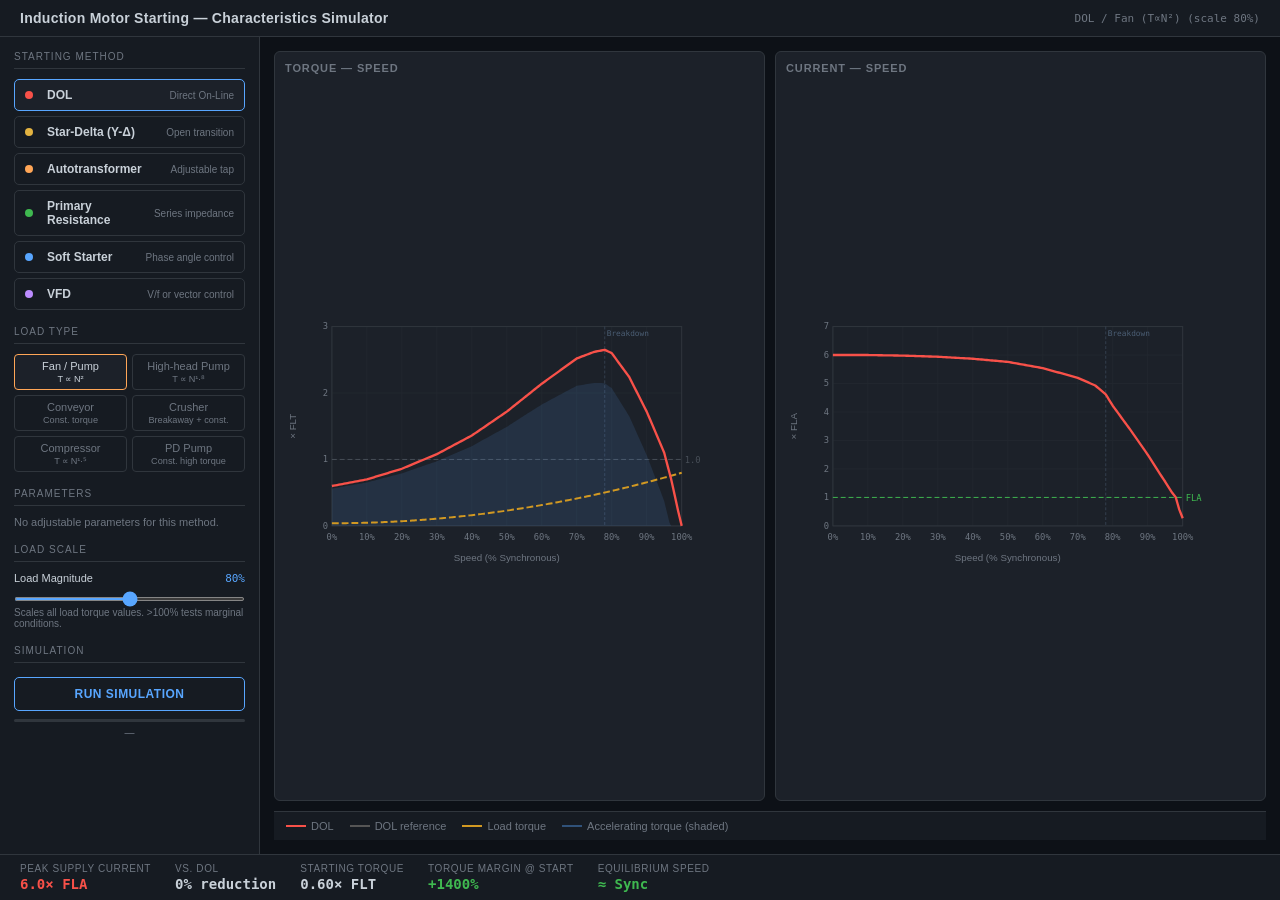
<file: index.html>
<!DOCTYPE html>
<html lang="en">
<head>
<meta charset="UTF-8">
<meta name="viewport" content="width=device-width, initial-scale=1">
<title>Induction Motor Starting — Characteristics Simulator</title>
<style>
:root {
  --bg: #0d1117; --sur: #161b22; --sur2: #1c2129; --brd: #30363d;
  --txt: #c9d1d9; --mut: #6e7681; --acc: #58a6ff;
  --dol: #f85149; --yd: #e3b341; --at: #ffa657;
  --pr: #3fb950; --ss: #58a6ff; --vfd: #bc8cff; --load: #d29922;
}
*{box-sizing:border-box;margin:0;padding:0}
body{font-family:-apple-system,BlinkMacSystemFont,'Segoe UI',sans-serif;font-size:13px;
  background:var(--bg);color:var(--txt);height:100vh;display:flex;flex-direction:column;overflow:hidden}
#hdr{background:var(--sur);border-bottom:1px solid var(--brd);padding:10px 20px;
  display:flex;align-items:center;justify-content:space-between;flex-shrink:0}
#hdr h1{font-size:14px;font-weight:600;letter-spacing:0.02em}
#hdr span{font-size:11px;color:var(--mut);font-family:'SF Mono','Fira Code',Consolas,monospace}
.dot{width:8px;height:8px;border-radius:50%;display:inline-block;margin-right:6px}
#main{display:flex;flex:1;overflow:hidden}
#sidebar{width:260px;flex-shrink:0;background:var(--sur);border-right:1px solid var(--brd);
  overflow-y:auto;padding:14px}
#charts{flex:1;display:flex;flex-direction:column;overflow:hidden;padding:14px;gap:10px}
#chart-row{display:flex;gap:10px;flex:1;min-height:0}
.chart-box{flex:1;background:var(--sur2);border:1px solid var(--brd);border-radius:6px;
  padding:10px;display:flex;flex-direction:column}
.chart-box h3{font-size:11px;color:var(--mut);text-transform:uppercase;letter-spacing:0.08em;margin-bottom:8px}
.chart-box svg{flex:1;width:100%;display:block}
#metrics{background:var(--sur);border-top:1px solid var(--brd);padding:8px 20px;
  display:flex;gap:24px;align-items:center;flex-shrink:0}
.metric{display:flex;flex-direction:column;gap:2px}
.metric label{font-size:10px;color:var(--mut);text-transform:uppercase;letter-spacing:0.06em}
.metric span{font-size:14px;font-family:'SF Mono','Fira Code',Consolas,monospace;font-weight:600}
#stall-warn{background:#3d1212;border:1px solid var(--dol);border-radius:4px;
  padding:4px 10px;font-size:11px;color:#f85149;display:none}
.sec{margin-bottom:16px}
.sec-title{font-size:10px;text-transform:uppercase;letter-spacing:0.1em;color:var(--mut);
  padding-bottom:6px;border-bottom:1px solid var(--brd);margin-bottom:10px}
.method-btn{width:100%;text-align:left;background:transparent;border:1px solid var(--brd);
  border-radius:5px;padding:8px 10px;cursor:pointer;color:var(--txt);margin-bottom:5px;
  display:flex;align-items:center;gap:8px;transition:background 0.15s}
.method-btn:hover{background:var(--sur2)}
.method-btn.active{background:var(--sur2);border-color:var(--acc)}
.method-btn .mname{font-weight:600;font-size:12px;flex:1}
.method-btn .mtag{font-size:10px;color:var(--mut)}
.load-btn{background:transparent;border:1px solid var(--brd);border-radius:4px;
  padding:5px 8px;cursor:pointer;color:var(--mut);font-size:11px;transition:all 0.15s}
.load-btn.active{background:var(--sur2);border-color:var(--at);color:var(--txt)}
#load-grid{display:grid;grid-template-columns:1fr 1fr;gap:5px;margin-bottom:6px}
.sl-row{margin-bottom:12px}
.sl-label{display:flex;justify-content:space-between;margin-bottom:4px;font-size:11px}
.sl-label span:last-child{font-family:'SF Mono','Fira Code',Consolas,monospace;color:var(--acc)}
input[type=range]{width:100%;accent-color:var(--acc);cursor:pointer;height:4px}
.sl-hint{font-size:10px;color:var(--mut);margin-top:3px}
#run-btn{width:100%;padding:9px;border-radius:5px;border:1px solid var(--acc);
  background:transparent;color:var(--acc);cursor:pointer;font-size:12px;font-weight:600;
  letter-spacing:0.04em;transition:all 0.2s;margin-top:4px}
#run-btn:hover{background:rgba(88,166,255,0.1)}
#run-btn.running{border-color:var(--mut);color:var(--mut);cursor:not-allowed}
#speed-track{height:3px;background:var(--brd);border-radius:2px;margin-top:8px;overflow:hidden}
#speed-fill{height:100%;width:0%;background:var(--acc);border-radius:2px;transition:width 0.03s linear}
#legend{display:flex;flex-wrap:wrap;gap:8px 16px;padding:8px 12px;
  background:var(--sur);border-top:1px solid var(--brd);flex-shrink:0}
.leg{display:flex;align-items:center;gap:5px;font-size:11px;color:var(--mut)}
.leg-line{width:20px;height:2px;flex-shrink:0}
#sidebar::-webkit-scrollbar{width:4px}
#sidebar::-webkit-scrollbar-track{background:transparent}
#sidebar::-webkit-scrollbar-thumb{background:var(--brd);border-radius:2px}
</style>
</head>
<body>
<div id="hdr">
  <div style="display:flex;align-items:center;gap:8px">
    <h1>Induction Motor Starting — Characteristics Simulator</h1>
  </div>
  <span id="hdr-method">DOL / Fan Load &nbsp;|&nbsp; adjust controls to update curves</span>
</div>
<div id="main">
  <div id="sidebar">
    <div class="sec">
      <div class="sec-title">Starting Method</div>
      <button class="method-btn active" data-m="dol"><span class="dot" style="background:var(--dol)"></span><span class="mname">DOL</span><span class="mtag">Direct On-Line</span></button>
      <button class="method-btn" data-m="yd"><span class="dot" style="background:var(--yd)"></span><span class="mname">Star-Delta (Y-Δ)</span><span class="mtag">Open transition</span></button>
      <button class="method-btn" data-m="at"><span class="dot" style="background:var(--at)"></span><span class="mname">Autotransformer</span><span class="mtag">Adjustable tap</span></button>
      <button class="method-btn" data-m="pr"><span class="dot" style="background:var(--pr)"></span><span class="mname">Primary Resistance</span><span class="mtag">Series impedance</span></button>
      <button class="method-btn" data-m="ss"><span class="dot" style="background:var(--ss)"></span><span class="mname">Soft Starter</span><span class="mtag">Phase angle control</span></button>
      <button class="method-btn" data-m="vfd"><span class="dot" style="background:var(--vfd)"></span><span class="mname">VFD</span><span class="mtag">V/f or vector control</span></button>
    </div>
    <div class="sec">
      <div class="sec-title">Load Type</div>
      <div id="load-grid">
        <button class="load-btn active" data-l="fan">Fan / Pump<br><small>T ∝ N²</small></button>
        <button class="load-btn" data-l="pump_h">High-head Pump<br><small>T ∝ N¹·⁸</small></button>
        <button class="load-btn" data-l="const">Conveyor<br><small>Const. torque</small></button>
        <button class="load-btn" data-l="crush">Crusher<br><small>Breakaway + const.</small></button>
        <button class="load-btn" data-l="comp">Compressor<br><small>T ∝ N¹·⁵</small></button>
        <button class="load-btn" data-l="pdpump">PD Pump<br><small>Const. high torque</small></button>
      </div>
    </div>
    <div class="sec" id="params-section">
      <div class="sec-title">Parameters</div>
      <div id="param-at" style="display:none">
        <div class="sl-row">
          <div class="sl-label"><span>Autotransformer Tap</span><span id="v-tap">65%</span></div>
          <input type="range" id="sl-tap" min="50" max="85" step="5" value="65">
          <div class="sl-hint">T = tap² × T_DOL &nbsp;|&nbsp; I_supply = tap² × I_DOL</div>
        </div>
      </div>
      <div id="param-ss" style="display:none">
        <div class="sl-row">
          <div class="sl-label"><span>Initial Voltage</span><span id="v-initv">50%</span></div>
          <input type="range" id="sl-initv" min="20" max="85" step="5" value="50">
          <div class="sl-hint">T_start = (V_init)² × T_DOL</div>
        </div>
        <div class="sl-row">
          <div class="sl-label"><span>Current Limit</span><span id="v-cl">300% FLA</span></div>
          <input type="range" id="sl-cl" min="150" max="550" step="25" value="300">
          <div class="sl-hint">Closed-loop current ceiling</div>
        </div>
      </div>
      <div id="param-vfd" style="display:none">
        <div class="sl-row">
          <div class="sl-label"><span>Torque Limit</span><span id="v-vfd-t">100% FLT</span></div>
          <input type="range" id="sl-vfdt" min="50" max="150" step="10" value="100">
          <div class="sl-hint">Constant torque available from 0 rpm</div>
        </div>
      </div>
      <div id="param-pr" style="display:none">
        <div class="sl-row">
          <div class="sl-label"><span>Resistance (V drop at stall)</span><span id="v-pr">40%</span></div>
          <input type="range" id="sl-pr" min="20" max="60" step="5" value="40">
          <div class="sl-hint">V_motor increases as I drops during acceleration</div>
        </div>
      </div>
      <div id="param-none" style="color:var(--mut);font-size:11px">No adjustable parameters for this method.</div>
    </div>
    <div class="sec">
      <div class="sec-title">Load Scale</div>
      <div class="sl-row">
        <div class="sl-label"><span>Load Magnitude</span><span id="v-loadscale">80%</span></div>
        <input type="range" id="sl-loadscale" min="30" max="130" step="5" value="80">
        <div class="sl-hint">Scales all load torque values. >100% tests marginal conditions.</div>
      </div>
    </div>
    <div class="sec">
      <div class="sec-title">Simulation</div>
      <button id="run-btn">RUN SIMULATION</button>
      <div id="speed-track"><div id="speed-fill"></div></div>
      <div style="font-size:10px;color:var(--mut);margin-top:5px;text-align:center" id="speed-pct">—</div>
    </div>
  </div>
  <div id="charts">
    <div id="chart-row">
      <div class="chart-box"><h3>Torque — Speed</h3><svg id="svg-t" viewBox="0 0 480 260" preserveAspectRatio="xMidYMid meet"></svg></div>
      <div class="chart-box"><h3>Current — Speed</h3><svg id="svg-i" viewBox="0 0 480 260" preserveAspectRatio="xMidYMid meet"></svg></div>
    </div>
    <div id="legend">
      <div class="leg"><span class="leg-line" id="leg-method"></span><span id="leg-m-lbl">DOL</span></div>
      <div class="leg"><span class="leg-line" style="background:#555;border-top:2px dashed #555;height:0"></span><span>DOL reference</span></div>
      <div class="leg"><span class="leg-line" style="background:var(--load)"></span><span>Load torque</span></div>
      <div class="leg"><span class="leg-line" style="background:var(--acc);opacity:0.4"></span><span>Accelerating torque (shaded)</span></div>
    </div>
  </div>
</div>
<div id="metrics">
  <div class="metric"><label>Peak Supply Current</label><span id="m-ipeak">—</span></div>
  <div class="metric"><label>vs. DOL</label><span id="m-ivsdol">—</span></div>
  <div class="metric"><label>Starting Torque</label><span id="m-tstart">—</span></div>
  <div class="metric"><label>Torque Margin @ Start</label><span id="m-tmargin">—</span></div>
  <div class="metric"><label>Equilibrium Speed</label><span id="m-eqspeed">—</span></div>
  <div id="stall-warn">STALL — motor torque &lt; load torque at current settings</div>
</div>
<script>
// ══════════════════════════════════════════════════════════════════════
//  Design B Induction Motor — Normalised Lookup Table
//  Columns: [speed_pu, torque_pu (×FLT), current_pu (×FLA)]
//
//  CORRECT PHYSICS:
//  ─────────────────────────────────────────────────────────────────────
//  • LRT  = 0.60 × FLT  (standstill torque — Design B)
//  • LRC  = 6.00 × FLA  (locked-rotor current)
//  • Current stays near LRC from 0 up to ~70% speed, only beginning
//    to fall noticeably as the motor approaches BREAKDOWN (critical slip)
//  • BREAKDOWN (peak torque) at n ≈ 0.78  (slip ≈ 0.22)
//  • After breakdown, torque drops and current falls rapidly
//  • Operating EQUILIBRIUM: T_motor = T_load somewhere on the
//    descending slope (n > 0.78) — this is NORMAL RUNNING, not stall
//  • STALL only occurs in the UNSTABLE region (n < n_breakdown):
//    if T_motor < T_load anywhere in [0, 0.78], motor cannot accelerate
//    through that zone and gets stuck (or never starts)
// ══════════════════════════════════════════════════════════════════════
const M = [
  [0.00, 0.60, 6.00],
  [0.10, 0.70, 6.00],  // Current flat — near LRC
  [0.20, 0.86, 5.98],
  [0.30, 1.08, 5.94],
  [0.40, 1.36, 5.87],
  [0.50, 1.72, 5.76],
  [0.60, 2.14, 5.54],
  [0.70, 2.52, 5.20],
  [0.75, 2.62, 4.93],
  [0.78, 2.65, 4.62],  // ← BREAKDOWN / peak torque
  [0.80, 2.60, 4.22],  // Current begins falling rapidly
  [0.85, 2.24, 3.38],
  [0.90, 1.72, 2.50],
  [0.93, 1.35, 1.92],
  [0.95, 1.10, 1.55],
  [0.97, 0.70, 1.16],
  [0.98, 0.46, 1.01],
  [0.99, 0.22, 0.58],
  [1.00, 0.00, 0.27],  // Synchronous: T=0, magnetising I only
];

const N_BREAKDOWN = 0.78;  // Speed of peak (breakdown) torque

function lerp(a, b, t) { return a + (b - a) * t; }

function motorRaw(n) {
  n = Math.max(0, Math.min(1, n));
  for (let i = 0; i < M.length - 1; i++) {
    if (n >= M[i][0] && n <= M[i+1][0]) {
      const t = (n - M[i][0]) / (M[i+1][0] - M[i][0]);
      return { T: lerp(M[i][1], M[i+1][1], t), I: lerp(M[i][2], M[i+1][2], t) };
    }
  }
  return { T: 0, I: M[M.length - 1][2] };
}

function motorAt(n, V) {
  const r = motorRaw(n);
  return { T: r.T * V * V, I: r.I * V };
}

// ── Load torque curves ─────────────────────────────────────────────────
// All base values are set so that at loadScale=1.0 the motor can
// start the load with DOL (LRT = 0.60 × FLT).
// Use loadScale > 1 to deliberately overload and study stall behaviour.
//
//  Fan            T(0) = 0.05   — quadratic, zero at rest
//  High-head pump T(0) = 0.08   — slightly steeper than fan
//  Conveyor       T    = 0.55   — constant, just below LRT
//  Crusher        T(0) = 0.55   — high breakaway then constant running
//  Compressor     T(0) = 0.10   — rises steeply (centrifugal type)
//  PD Pump        T    = 0.58   — constant high torque (marginal DOL start!)
//
function loadTbase(n, type) {
  switch (type) {
    case 'fan':    return 0.05 + 0.95 * n * n;
    case 'pump_h': return 0.08 + 0.92 * Math.pow(n, 1.8);
    case 'const':  return 0.55;
    case 'crush':  return n < 0.05 ? 0.55 : 0.45 + 0.50 * n * n;
    case 'comp':   return 0.10 + 0.90 * Math.pow(n, 1.5);
    case 'pdpump': return 0.58;
    default:       return 0.05 + 0.95 * n * n;
  }
}

// Applied load torque with user scale factor
function loadT(n, type) {
  return loadTbase(n, type) * STATE.loadScale;
}

// GD2 inertia factors removed — acceleration time cannot be computed without real motor/load inertia data

const STATE = {
  method: 'dol', load: 'fan',
  tap: 0.65, initV: 0.50, cl: 3.0, vfdT: 1.0, prDrop: 0.40,
  loadScale: 0.80,
};

// ── Motor operating point per method ──────────────────────────────────
function motorOp(n) {
  let Tm = 0, Im = 0, Isupply = 0;
  switch (STATE.method) {

    case 'dol': {
      const r = motorRaw(n);
      Tm = r.T; Im = r.I; Isupply = r.I; break;
    }

    case 'yd': {
      const sw = 0.75;
      if (n < sw) {
        const r = motorRaw(n);
        Tm = r.T / 3; Im = r.I / 3; Isupply = Im;
      } else if (n < sw + 0.018) {
        const r = motorRaw(sw);
        Tm = r.T; Im = Math.min(r.I * 1.6, 5.5); Isupply = Im;
      } else {
        const r = motorRaw(n);
        Tm = r.T; Im = r.I; Isupply = r.I;
      }
      break;
    }

    case 'at': {
      const V = STATE.tap;
      const r = motorAt(n, V);
      Tm = r.T; Im = r.I; Isupply = r.I * V; break;
    }

    case 'pr': {
      const I_LRC = motorRaw(0).I;
      let V = 1 - STATE.prDrop;
      for (let iter = 0; iter < 4; iter++) {
        const r = motorAt(n, V);
        V = Math.max(0.30, Math.min(1.0, 1 - STATE.prDrop * r.I / I_LRC));
      }
      const r2 = motorAt(n, V);
      Tm = r2.T; Im = r2.I; Isupply = r2.I; break;
    }

    case 'ss': {
      const Vopen = STATE.initV + (1 - STATE.initV) * n;
      const I_at_Vopen = motorRaw(n).I * Vopen;
      let V;
      if (I_at_Vopen > STATE.cl) {
        V = STATE.cl / motorRaw(n).I;
      } else {
        V = Vopen;
      }
      V = Math.max(STATE.initV * 0.9, Math.min(1.0, V));
      const r = motorAt(n, V);
      Tm = r.T; Im = Math.min(r.I, STATE.cl + 0.05); Isupply = Im; break;
    }

    case 'vfd': {
      const r = motorRaw(Math.max(n, 0.98));
      Tm = Math.min(STATE.vfdT, r.T);
      Im = 0.95 * (Tm / Math.max(0.1, STATE.vfdT)) + 0.05;
      Isupply = Im; break;
    }
  }
  return { Tm, Im, Isupply };
}

function buildDataset() {
  const pts = [];
  for (let i = 0; i <= 200; i++) {
    const n  = i / 200;
    const Tl = loadT(n, STATE.load);
    const { Tm, Im, Isupply } = motorOp(n);
    pts.push({ n,
      Tm:   +Tm.toFixed(4),
      Im:   +Im.toFixed(4),
      Isup: +Isupply.toFixed(4),
      Tl:   +Tl.toFixed(4),
      Tacc: Math.max(0, Tm - Tl),
    });
  }
  return pts;
}

function buildDOLRef() {
  const pts = [];
  for (let i = 0; i <= 100; i++) {
    const n = i / 100;
    const r = motorRaw(n);
    pts.push({ n, T: r.T, I: r.I });
  }
  return pts;
}

// ══════════════════════════════════════════════════════════════════════
//  STALL DETECTION — RIGOROUS PHYSICS
//  ─────────────────────────────────────────────────────────────────────
//  A motor STALLS only in the UNSTABLE region (0 ≤ n < n_breakdown):
//  if T_motor < T_load at any speed in this zone, the motor cannot
//  accelerate through it and stalls there (or at standstill).
//
//  In the STABLE region (n > n_breakdown), the motor decelerates until
//  T_motor = T_load — this is the EQUILIBRIUM (normal running point),
//  NOT a stall. The motor runs continuously at that equilibrium speed.
//
//  We detect stall by scanning the unstable region for any gap where
//  T_motor < T_load. The motor will get stuck at the first such point.
// ══════════════════════════════════════════════════════════════════════
function computeMetrics(data) {
  const IpeakSupply = Math.max(...data.map(d => d.Isup));
  const dolIPeak    = motorRaw(0).I;
  const tStart      = data[0].Tm;

  // Stall scan: ONLY in unstable region (n < N_BREAKDOWN)
  let stall = false, stallN = -1;
  for (const d of data) {
    if (d.n > N_BREAKDOWN) break;  // stop at breakdown — stable zone starts here
    if (d.Tm < d.Tl - 0.005) {    // small tolerance for floating point
      stall = true; stallN = d.n; break;
    }
  }

  // Torque margin at start: how much headroom above load breakaway torque
  // Positive = motor CAN start. Negative = guaranteed stall at standstill.
  const tMargin = (data[0].Tm - data[0].Tl) / Math.max(0.001, data[0].Tl);

  // Equilibrium speed: where T_motor = T_load in the STABLE region (n > breakdown)
  // This is where the motor actually runs in steady state.
  let eqSpeed = -1;
  for (let i = data.length - 1; i >= 0; i--) {
    if (data[i].n > N_BREAKDOWN && data[i].Tacc < 0.01) {
      eqSpeed = data[i].n; break;
    }
  }
  // If no exact zero-crossing found, find closest approach in stable zone
  if (eqSpeed < 0) {
    let minGap = Infinity;
    for (const d of data) {
      if (d.n > N_BREAKDOWN) {
        const gap = Math.abs(d.Tm - d.Tl);
        if (gap < minGap) { minGap = gap; eqSpeed = d.n; }
      }
    }
  }

  return { IpeakSupply, dolIPeak, tStart, stall, stallN, tMargin, eqSpeed };
}

// ── Chart engine ────────────────────────────────────────────────────
const PAD = { top: 18, right: 74, bottom: 38, left: 48 };
const VW = 480, VH = 260;
const PW = VW - PAD.left - PAD.right;
const PH = VH - PAD.top - PAD.bottom;

function ns(tag) { return document.createElementNS('http://www.w3.org/2000/svg', tag); }
function el(tag, attrs, parent) {
  const e = ns(tag);
  for (const [k, v] of Object.entries(attrs)) e.setAttribute(k, v);
  if (parent) parent.appendChild(e);
  return e;
}
function xpx(n)     { return PAD.left + n * PW; }
function ypx(v, ym) { return PAD.top + (1 - Math.max(0, v) / ym) * PH; }

function drawChart(svgEl, { ymax, yLabel, xLabel, series, hlines = [], marker, vline }) {
  while (svgEl.firstChild) svgEl.removeChild(svgEl.firstChild);

  // Grid
  const gridG = el('g', { opacity: '0.3' }, svgEl);
  for (let x = 0; x <= 10; x++) {
    el('line', { x1: xpx(x/10), y1: PAD.top, x2: xpx(x/10), y2: PAD.top+PH,
                 stroke: '#30363d', 'stroke-width': '1' }, gridG);
  }
  for (let y = 0; y <= Math.ceil(ymax); y++) {
    const py = ypx(y, ymax);
    if (py < PAD.top-1 || py > PAD.top+PH+1) continue;
    el('line', { x1: PAD.left, y1: py, x2: PAD.left+PW, y2: py,
                 stroke: '#30363d', 'stroke-width': '1' }, gridG);
  }

  el('rect', { x: PAD.left, y: PAD.top, width: PW, height: PH,
               fill: 'none', stroke: '#30363d', 'stroke-width': '1' }, svgEl);

  // X-axis ticks
  for (let x = 0; x <= 10; x++) {
    el('text', { x: xpx(x/10), y: PAD.top+PH+14, fill: '#6e7681', 'font-size': '9',
                 'text-anchor': 'middle', 'font-family': 'monospace' }, svgEl)
      .textContent = x * 10 + '%';
  }
  el('text', { x: PAD.left+PW/2, y: VH-2, fill: '#6e7681', 'font-size': '10',
               'text-anchor': 'middle' }, svgEl).textContent = xLabel;

  // Y-axis ticks
  for (let y = 0; y <= Math.ceil(ymax); y++) {
    const py = ypx(y, ymax);
    if (py < PAD.top-1 || py > PAD.top+PH+1) continue;
    el('text', { x: PAD.left-4, y: py+3, fill: '#6e7681', 'font-size': '9',
                 'text-anchor': 'end', 'font-family': 'monospace' }, svgEl).textContent = y;
  }
  el('text', { x: 11, y: PAD.top+PH/2, fill: '#6e7681', 'font-size': '10',
               'text-anchor': 'middle', transform: `rotate(-90,11,${PAD.top+PH/2})` }, svgEl)
    .textContent = yLabel;

  // Horizontal reference lines
  for (const h of hlines) {
    const py = ypx(h.v, ymax);
    if (py < PAD.top || py > PAD.top+PH) continue;
    el('line', { x1: PAD.left, y1: py, x2: PAD.left+PW, y2: py,
                 stroke: h.color, 'stroke-width': '1', 'stroke-dasharray': '5 3' }, svgEl);
    el('text', { x: PAD.left+PW+3, y: py+4, fill: h.color, 'font-size': '9',
                 'font-family': 'monospace' }, svgEl).textContent = h.label;
  }

  // Vertical reference line (breakdown speed)
  if (vline) {
    const vx = xpx(vline.n);
    el('line', { x1: vx, y1: PAD.top, x2: vx, y2: PAD.top+PH,
                 stroke: vline.color, 'stroke-width': '1', 'stroke-dasharray': '3 2',
                 opacity: '0.5' }, svgEl);
    el('text', { x: vx+2, y: PAD.top+10, fill: vline.color, 'font-size': '8',
                 'font-family': 'monospace' }, svgEl).textContent = vline.label;
  }

  // Fill areas
  for (const s of series) {
    if (!s.fill) continue;
    const pts = s.data;
    if (pts.length < 2) continue;
    let d = `M ${xpx(pts[0].x)} ${ypx(pts[0].y, ymax)}`;
    for (const p of pts) d += ` L ${xpx(p.x)} ${ypx(Math.max(0, Math.min(ymax*1.05, p.y)), ymax)}`;
    d += ` L ${xpx(pts[pts.length-1].x)} ${ypx(0, ymax)} L ${xpx(pts[0].x)} ${ypx(0, ymax)} Z`;
    el('path', { d, fill: s.fill, opacity: s.fillOpacity || '0.15', stroke: 'none' }, svgEl);
  }

  // Lines
  for (const s of series) {
    const pts = s.data;
    if (pts.length < 2) continue;
    let d = '';
    for (let i = 0; i < pts.length; i++) {
      const px = xpx(pts[i].x);
      const py = ypx(Math.min(ymax*1.05, Math.max(-0.05, pts[i].y)), ymax);
      d += (i === 0 ? 'M ' : 'L ') + px + ' ' + py + ' ';
    }
    const attrs = { d, fill: 'none', stroke: s.color,
                    'stroke-width': s.width || '2.0', 'stroke-linejoin': 'round' };
    if (s.dash) attrs['stroke-dasharray'] = s.dash;
    el('path', attrs, svgEl);
  }

  // Animation marker
  if (marker && marker.n >= 0) {
    const mx = xpx(marker.n);
    el('line', { x1: mx, y1: PAD.top, x2: mx, y2: PAD.top+PH,
                 stroke: '#58a6ff', 'stroke-width': '1', 'stroke-dasharray': '3 3', opacity: '0.7' }, svgEl);
    const py = ypx(Math.min(ymax*1.05, Math.max(0, marker.v)), ymax);
    el('circle', { cx: mx, cy: py, r: '5', fill: '#58a6ff', stroke: '#0d1117', 'stroke-width': '1.5' }, svgEl);
  }
}

const METHOD_COLORS = { dol:'#f85149', yd:'#e3b341', at:'#ffa657', pr:'#3fb950', ss:'#58a6ff', vfd:'#bc8cff' };
const METHOD_NAMES  = { dol:'DOL', yd:'Star-Delta (Y-Δ)', at:'Autotransformer',
                        pr:'Primary Resistance', ss:'Soft Starter', vfd:'VFD' };
const LOAD_NAMES    = { fan:'Fan (T∝N²)', pump_h:'High-head Pump', const:'Conveyor (Const. T)',
                        crush:'Crusher', comp:'Compressor (centrifugal)', pdpump:'PD Pump (const. T)' };

let animN = -1;

function render() {
  const data    = buildDataset();
  const dolRef  = buildDOLRef();
  const metrics = computeMetrics(data);
  const color   = METHOD_COLORS[STATE.method];

  // Torque chart
  const tSeries = [
    { data: data.map(d => ({ x: d.n, y: d.Tacc })), fill: '#58a6ff', fillOpacity: '0.12' },
    ...(STATE.method !== 'dol' ? [{
      data: dolRef.map(d => ({ x: d.n, y: d.T })), color: '#484f58', dash: '4 3', width: '1.2'
    }] : []),
    { data: data.map(d => ({ x: d.n, y: d.Tl })),  color: '#d29922', dash: '7 3', width: '2.0' },
    { data: data.map(d => ({ x: d.n, y: d.Tm })),  color, width: '2.4' },
  ];
  drawChart(document.getElementById('svg-t'), {
    ymax: 3.0, yLabel: '× FLT', xLabel: 'Speed (% Synchronous)',
    series: tSeries,
    hlines: [{ v: 1, color: '#484f58', label: '1.0' }],
    vline:  { n: N_BREAKDOWN, color: '#4b5e74', label: 'Breakdown' },
    marker: animN >= 0 ? { n: animN, v: data[Math.min(Math.round(animN*200),200)].Tm } : null,
  });

  // Current chart (supply side)
  const iSeries = [
    ...(STATE.method !== 'dol' ? [{
      data: dolRef.map(d => ({ x: d.n, y: d.I })), color: '#484f58', dash: '4 3', width: '1.2'
    }] : []),
    { data: data.map(d => ({ x: d.n, y: d.Isup })), color, width: '2.4' },
  ];
  const hlines_i = [{ v: 1, color: '#3fb950', label: 'FLA' }];
  if (STATE.method === 'ss') hlines_i.push({ v: STATE.cl, color: '#58a6ff88', label: `CL=${STATE.cl.toFixed(1)}×` });

  drawChart(document.getElementById('svg-i'), {
    ymax: 7, yLabel: '× FLA', xLabel: 'Speed (% Synchronous)',
    series: iSeries,
    hlines: hlines_i,
    vline:  { n: N_BREAKDOWN, color: '#4b5e74', label: 'Breakdown' },
    marker: animN >= 0 ? { n: animN, v: data[Math.min(Math.round(animN*200),200)].Isup } : null,
  });

  // Metrics
  const el_ipeak = document.getElementById('m-ipeak');
  el_ipeak.textContent = metrics.IpeakSupply.toFixed(1) + '× FLA';
  el_ipeak.style.color = metrics.IpeakSupply > 4 ? '#f85149' : metrics.IpeakSupply > 2.5 ? '#ffa657' : '#3fb950';
  document.getElementById('m-ivsdol').textContent =
    Math.round((1 - metrics.IpeakSupply / metrics.dolIPeak) * 100) + '% reduction';
  document.getElementById('m-tstart').textContent = metrics.tStart.toFixed(2) + '× FLT';
  // Torque margin at start
  const tmEl = document.getElementById('m-tmargin');
  const tmPct = Math.round(metrics.tMargin * 100);
  tmEl.textContent = (tmPct >= 0 ? '+' : '') + tmPct + '%';
  tmEl.style.color = tmPct >= 20 ? '#3fb950' : tmPct >= 0 ? '#ffa657' : '#f85149';
  tmEl.title = tmPct >= 0
    ? 'Motor torque exceeds load breakaway torque by ' + tmPct + '% — will start'
    : 'Motor torque is BELOW load breakaway torque — stall at standstill';

  // Equilibrium speed
  const eqEl = document.getElementById('m-eqspeed');
  if (metrics.stall) {
    eqEl.textContent = 'STALL';
    eqEl.style.color = '#f85149';
  } else if (metrics.eqSpeed >= 0.99) {
    eqEl.textContent = '≈ Sync';
    eqEl.style.color = '#3fb950';
  } else {
    eqEl.textContent = Math.round(metrics.eqSpeed * 100) + '% Ns';
    eqEl.style.color = metrics.eqSpeed > 0.93 ? '#3fb950' : '#ffa657';
  }

  const sw = document.getElementById('stall-warn');
  if (metrics.stall) {
    const pct = Math.round(metrics.stallN * 100);
    sw.textContent = pct < 5
      ? 'STALL — motor cannot break away from standstill (LRT < load breakaway torque)'
      : `STALL — motor torque drops below load torque at ${pct}% speed (unstable region)`;
    sw.style.display = 'block';
  } else {
    sw.style.display = 'none';
  }

  document.getElementById('hdr-method').textContent =
    METHOD_NAMES[STATE.method] + '  /  ' + LOAD_NAMES[STATE.load] +
    '  (scale ' + Math.round(STATE.loadScale * 100) + '%)';

  const ll = document.getElementById('leg-method');
  ll.style.background = color; ll.style.height = '2px';
  document.getElementById('leg-m-lbl').textContent = METHOD_NAMES[STATE.method];
}

function updateParamVis() {
  const m = STATE.method;
  ['at','ss','vfd','pr'].forEach(k => {
    document.getElementById('param-' + k).style.display = (m === k) ? 'block' : 'none';
  });
  document.getElementById('param-none').style.display = ['dol','yd'].includes(m) ? 'block' : 'none';
}

// ── Animation ────────────────────────────────────────────────────────
let animRunning = false;

function finishAnim(stalled) {
  animRunning = false;
  const btn = document.getElementById('run-btn');
  btn.textContent = stalled ? 'STALLED — see chart' : 'RUN SIMULATION';
  btn.classList.remove('running');
  if (!stalled) {
    document.getElementById('speed-fill').style.width = '100%';
    document.getElementById('speed-pct').textContent = 'Reached operating point';
  }
  render();
}

function runSim() {
  if (animRunning) return;
  animRunning = true;
  animN = 0;
  document.getElementById('stall-warn').style.display = 'none';
  document.getElementById('speed-fill').style.width = '0%';

  const data = buildDataset();

  // Immediate stall at standstill
  if (data[0].Tacc <= 0) {
    document.getElementById('speed-pct').textContent = 'STALL — LRT < load breakaway torque';
    animN = 0; finishAnim(true); return;
  }

  const btn = document.getElementById('run-btn');
  btn.textContent = 'RUNNING...'; btn.classList.add('running');

  const dt = 0.016;

  function step() {
    if (!animRunning) return;

    const idx = Math.min(Math.round(animN * 200), 200);
    const d   = data[idx];

    // STALL: only in unstable region
    if (d.Tacc <= 0 && animN < N_BREAKDOWN) {
      document.getElementById('speed-pct').textContent =
        'STALL at ' + Math.round(animN*100) + '% — cannot accelerate past this load torque';
      finishAnim(true); return;
    }

    // Reached equilibrium in stable region (Tacc → 0 past breakdown = normal running)
    if (animN >= 0.999 || (animN > N_BREAKDOWN && d.Tacc < 0.005)) {
      const runSpeed = Math.round(animN * 100);
      document.getElementById('speed-pct').textContent =
        'Running at ' + runSpeed + '%  |  ' + d.Isup.toFixed(2) + '× FLA  (equilibrium)';
      finishAnim(false); return;
    }

    const dn = Math.max(0.0004, (dt / 2.0) * d.Tacc);
    animN = Math.min(0.999, animN + dn);

    document.getElementById('speed-fill').style.width = (animN * 100).toFixed(1) + '%';
    document.getElementById('speed-pct').textContent =
      Math.round(animN*100) + '% speed  |  ' +
      d.Isup.toFixed(2) + '× FLA  |  T_acc=' + d.Tacc.toFixed(2);

    render();
    requestAnimationFrame(step);
  }
  requestAnimationFrame(step);
}

// ── Event wiring ─────────────────────────────────────────────────────
document.querySelectorAll('.method-btn').forEach(btn => {
  btn.addEventListener('click', () => {
    document.querySelectorAll('.method-btn').forEach(b => b.classList.remove('active'));
    btn.classList.add('active');
    STATE.method = btn.dataset.m; animN = -1;
    updateParamVis(); render();
  });
});
document.querySelectorAll('.load-btn').forEach(btn => {
  btn.addEventListener('click', () => {
    document.querySelectorAll('.load-btn').forEach(b => b.classList.remove('active'));
    btn.classList.add('active');
    STATE.load = btn.dataset.l; animN = -1; render();
  });
});

document.getElementById('sl-tap').addEventListener('input', e => {
  STATE.tap = +e.target.value / 100;
  document.getElementById('v-tap').textContent = e.target.value + '%';
  animN = -1; render();
});
document.getElementById('sl-initv').addEventListener('input', e => {
  STATE.initV = +e.target.value / 100;
  document.getElementById('v-initv').textContent = e.target.value + '%';
  animN = -1; render();
});
document.getElementById('sl-cl').addEventListener('input', e => {
  STATE.cl = +e.target.value / 100;
  document.getElementById('v-cl').textContent = e.target.value + '% FLA';
  animN = -1; render();
});
document.getElementById('sl-vfdt').addEventListener('input', e => {
  STATE.vfdT = +e.target.value / 100;
  document.getElementById('v-vfd-t').textContent = e.target.value + '% FLT';
  animN = -1; render();
});
document.getElementById('sl-pr').addEventListener('input', e => {
  STATE.prDrop = +e.target.value / 100;
  document.getElementById('v-pr').textContent = e.target.value + '%';
  animN = -1; render();
});
document.getElementById('sl-loadscale').addEventListener('input', e => {
  STATE.loadScale = +e.target.value / 100;
  document.getElementById('v-loadscale').textContent = e.target.value + '%';
  animN = -1; render();
});
document.getElementById('run-btn').addEventListener('click', runSim);

updateParamVis();
render();
</script>
</body>
</html>
</file>
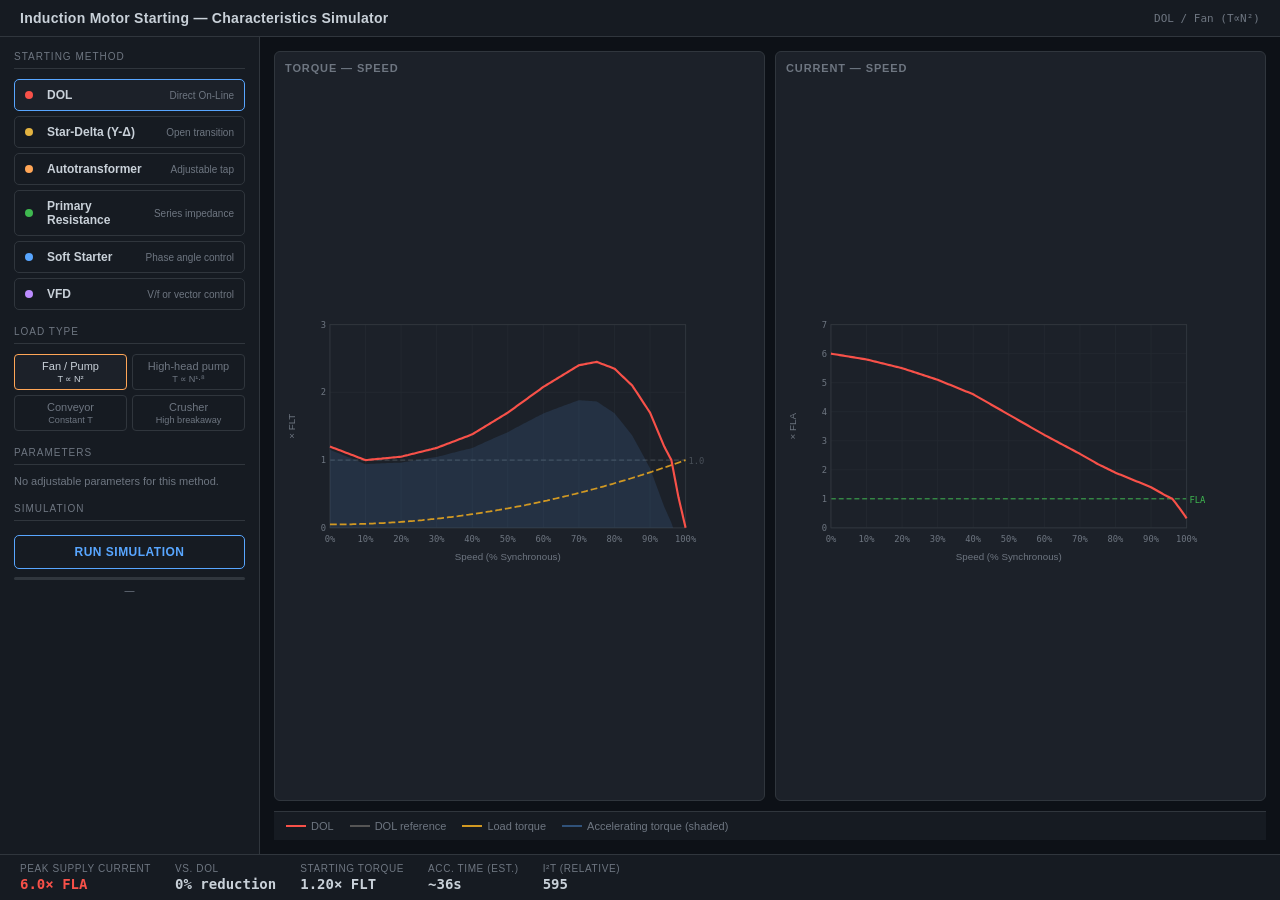
<file: motor_starting_simulator.html>
<!DOCTYPE html>
<html lang="en">
<head>
<meta charset="UTF-8">
<meta name="viewport" content="width=device-width, initial-scale=1">
<title>Induction Motor Starting — Characteristics Simulator</title>
<style>
:root {
  --bg: #0d1117; --sur: #161b22; --sur2: #1c2129; --brd: #30363d;
  --txt: #c9d1d9; --mut: #6e7681; --acc: #58a6ff;
  --dol: #f85149; --yd: #e3b341; --at: #ffa657;
  --pr: #3fb950; --ss: #58a6ff; --vfd: #bc8cff; --load: #d29922;
}
*{box-sizing:border-box;margin:0;padding:0}
body{font-family:-apple-system,BlinkMacSystemFont,'Segoe UI',sans-serif;font-size:13px;
  background:var(--bg);color:var(--txt);height:100vh;display:flex;flex-direction:column;overflow:hidden}

/* --- Header --- */
#hdr{background:var(--sur);border-bottom:1px solid var(--brd);padding:10px 20px;
  display:flex;align-items:center;justify-content:space-between;flex-shrink:0}
#hdr h1{font-size:14px;font-weight:600;letter-spacing:0.02em}
#hdr span{font-size:11px;color:var(--mut);font-family:'SF Mono','Fira Code',Consolas,monospace}
.dot{width:8px;height:8px;border-radius:50%;display:inline-block;margin-right:6px}

/* --- Layout --- */
#main{display:flex;flex:1;overflow:hidden}
#sidebar{width:260px;flex-shrink:0;background:var(--sur);border-right:1px solid var(--brd);
  overflow-y:auto;padding:14px}
#charts{flex:1;display:flex;flex-direction:column;overflow:hidden;padding:14px;gap:10px}
#chart-row{display:flex;gap:10px;flex:1;min-height:0}
.chart-box{flex:1;background:var(--sur2);border:1px solid var(--brd);border-radius:6px;
  padding:10px;display:flex;flex-direction:column}
.chart-box h3{font-size:11px;color:var(--mut);text-transform:uppercase;letter-spacing:0.08em;margin-bottom:8px}
.chart-box svg{flex:1;width:100%;display:block}

/* --- Metrics bar --- */
#metrics{background:var(--sur);border-top:1px solid var(--brd);padding:8px 20px;
  display:flex;gap:24px;align-items:center;flex-shrink:0}
.metric{display:flex;flex-direction:column;gap:2px}
.metric label{font-size:10px;color:var(--mut);text-transform:uppercase;letter-spacing:0.06em}
.metric span{font-size:14px;font-family:'SF Mono','Fira Code',Consolas,monospace;font-weight:600}
#stall-warn{background:#3d1212;border:1px solid var(--dol);border-radius:4px;
  padding:4px 10px;font-size:11px;color:#f85149;display:none}

/* --- Sidebar controls --- */
.sec{margin-bottom:16px}
.sec-title{font-size:10px;text-transform:uppercase;letter-spacing:0.1em;color:var(--mut);
  padding-bottom:6px;border-bottom:1px solid var(--brd);margin-bottom:10px}
.method-btn{width:100%;text-align:left;background:transparent;border:1px solid var(--brd);
  border-radius:5px;padding:8px 10px;cursor:pointer;color:var(--txt);margin-bottom:5px;
  display:flex;align-items:center;gap:8px;transition:background 0.15s}
.method-btn:hover{background:var(--sur2)}
.method-btn.active{background:var(--sur2);border-color:var(--acc)}
.method-btn .mname{font-weight:600;font-size:12px;flex:1}
.method-btn .mtag{font-size:10px;color:var(--mut)}

.load-btn{background:transparent;border:1px solid var(--brd);border-radius:4px;
  padding:5px 8px;cursor:pointer;color:var(--mut);font-size:11px;transition:all 0.15s}
.load-btn.active{background:var(--sur2);border-color:var(--at);color:var(--txt)}
#load-grid{display:grid;grid-template-columns:1fr 1fr;gap:5px}

.sl-row{margin-bottom:12px}
.sl-label{display:flex;justify-content:space-between;margin-bottom:4px;font-size:11px}
.sl-label span:last-child{font-family:'SF Mono','Fira Code',Consolas,monospace;color:var(--acc)}
input[type=range]{width:100%;accent-color:var(--acc);cursor:pointer;height:4px}
.sl-hint{font-size:10px;color:var(--mut);margin-top:3px}

#run-btn{width:100%;padding:9px;border-radius:5px;border:1px solid var(--acc);
  background:transparent;color:var(--acc);cursor:pointer;font-size:12px;font-weight:600;
  letter-spacing:0.04em;transition:all 0.2s;margin-top:4px}
#run-btn:hover{background:rgba(88,166,255,0.1)}
#run-btn.running{border-color:var(--mut);color:var(--mut);cursor:not-allowed}

#speed-track{height:3px;background:var(--brd);border-radius:2px;margin-top:8px;overflow:hidden}
#speed-fill{height:100%;width:0%;background:var(--acc);border-radius:2px;transition:width 0.03s linear}

/* --- Legend --- */
#legend{display:flex;flex-wrap:wrap;gap:8px 16px;padding:8px 12px;
  background:var(--sur);border-top:1px solid var(--brd);flex-shrink:0}
.leg{display:flex;align-items:center;gap:5px;font-size:11px;color:var(--mut)}
.leg-line{width:20px;height:2px;flex-shrink:0}
.leg-dash{border-top:2px dashed;width:20px;flex-shrink:0}

/* scrollbar */
#sidebar::-webkit-scrollbar{width:4px}
#sidebar::-webkit-scrollbar-track{background:transparent}
#sidebar::-webkit-scrollbar-thumb{background:var(--brd);border-radius:2px}
</style>
</head>
<body>

<div id="hdr">
  <div style="display:flex;align-items:center;gap:8px">
    <h1>Induction Motor Starting — Characteristics Simulator</h1>
  </div>
  <span id="hdr-method">DOL / Fan Load &nbsp;|&nbsp; adjust controls to update curves</span>
</div>

<div id="main">
  <div id="sidebar">

    <div class="sec">
      <div class="sec-title">Starting Method</div>
      <button class="method-btn active" data-m="dol">
        <span class="dot" style="background:var(--dol)"></span>
        <span class="mname">DOL</span><span class="mtag">Direct On-Line</span>
      </button>
      <button class="method-btn" data-m="yd">
        <span class="dot" style="background:var(--yd)"></span>
        <span class="mname">Star-Delta (Y-Δ)</span><span class="mtag">Open transition</span>
      </button>
      <button class="method-btn" data-m="at">
        <span class="dot" style="background:var(--at)"></span>
        <span class="mname">Autotransformer</span><span class="mtag">Adjustable tap</span>
      </button>
      <button class="method-btn" data-m="pr">
        <span class="dot" style="background:var(--pr)"></span>
        <span class="mname">Primary Resistance</span><span class="mtag">Series impedance</span>
      </button>
      <button class="method-btn" data-m="ss">
        <span class="dot" style="background:var(--ss)"></span>
        <span class="mname">Soft Starter</span><span class="mtag">Phase angle control</span>
      </button>
      <button class="method-btn" data-m="vfd">
        <span class="dot" style="background:var(--vfd)"></span>
        <span class="mname">VFD</span><span class="mtag">V/f or vector control</span>
      </button>
    </div>

    <div class="sec">
      <div class="sec-title">Load Type</div>
      <div id="load-grid">
        <button class="load-btn active" data-l="fan">Fan / Pump<br><small>T ∝ N²</small></button>
        <button class="load-btn" data-l="pump_h">High-head pump<br><small>T ∝ N¹·⁸</small></button>
        <button class="load-btn" data-l="const">Conveyor<br><small>Constant T</small></button>
        <button class="load-btn" data-l="crush">Crusher<br><small>High breakaway</small></button>
      </div>
    </div>

    <div class="sec" id="params-section">
      <div class="sec-title">Parameters</div>
      <div id="param-at" style="display:none">
        <div class="sl-row">
          <div class="sl-label"><span>Autotransformer Tap</span><span id="v-tap">65%</span></div>
          <input type="range" id="sl-tap" min="50" max="85" step="5" value="65">
          <div class="sl-hint">T = tap² × T_DOL &nbsp;|&nbsp; I_supply = tap² × I_DOL</div>
        </div>
      </div>
      <div id="param-ss" style="display:none">
        <div class="sl-row">
          <div class="sl-label"><span>Initial Voltage</span><span id="v-initv">50%</span></div>
          <input type="range" id="sl-initv" min="20" max="85" step="5" value="50">
          <div class="sl-hint">T_start = (V_init)² × T_DOL</div>
        </div>
        <div class="sl-row">
          <div class="sl-label"><span>Current Limit</span><span id="v-cl">300% FLA</span></div>
          <input type="range" id="sl-cl" min="150" max="550" step="25" value="300">
          <div class="sl-hint">Closed-loop current ceiling</div>
        </div>
      </div>
      <div id="param-vfd" style="display:none">
        <div class="sl-row">
          <div class="sl-label"><span>Torque Limit</span><span id="v-vfd-t">100% FLT</span></div>
          <input type="range" id="sl-vfdt" min="50" max="150" step="10" value="100">
          <div class="sl-hint">Constant torque available from 0 rpm</div>
        </div>
      </div>
      <div id="param-pr" style="display:none">
        <div class="sl-row">
          <div class="sl-label"><span>Resistance (V drop at stall)</span><span id="v-pr">40%</span></div>
          <input type="range" id="sl-pr" min="20" max="60" step="5" value="40">
          <div class="sl-hint">V_motor increases as I drops during acceleration</div>
        </div>
      </div>
      <div id="param-none" style="color:var(--mut);font-size:11px">
        No adjustable parameters for this method.
      </div>
    </div>

    <div class="sec">
      <div class="sec-title">Simulation</div>
      <button id="run-btn">RUN SIMULATION</button>
      <div id="speed-track"><div id="speed-fill"></div></div>
      <div style="font-size:10px;color:var(--mut);margin-top:5px;text-align:center" id="speed-pct">—</div>
    </div>

  </div><!-- end sidebar -->

  <div id="charts">
    <div id="chart-row">
      <div class="chart-box">
        <h3>Torque — Speed</h3>
        <svg id="svg-t" viewBox="0 0 480 260" preserveAspectRatio="xMidYMid meet"></svg>
      </div>
      <div class="chart-box">
        <h3>Current — Speed</h3>
        <svg id="svg-i" viewBox="0 0 480 260" preserveAspectRatio="xMidYMid meet"></svg>
      </div>
    </div>
    <div id="legend">
      <div class="leg"><span class="leg-line" id="leg-method"></span><span id="leg-m-lbl">DOL</span></div>
      <div class="leg"><span class="leg-line" style="background:#555;border-top:2px dashed #555;height:0"></span><span>DOL reference</span></div>
      <div class="leg"><span class="leg-line" style="background:var(--load)"></span><span>Load torque</span></div>
      <div class="leg"><span class="leg-line" style="background:var(--acc);opacity:0.4"></span><span>Accelerating torque (shaded)</span></div>
    </div>
  </div>
</div>

<div id="metrics">
  <div class="metric"><label>Peak Supply Current</label><span id="m-ipeak">—</span></div>
  <div class="metric"><label>vs. DOL</label><span id="m-ivsdol">—</span></div>
  <div class="metric"><label>Starting Torque</label><span id="m-tstart">—</span></div>
  <div class="metric"><label>Acc. Time (est.)</label><span id="m-tacc">—</span></div>
  <div class="metric"><label>I²t (relative)</label><span id="m-i2t">—</span></div>
  <div id="stall-warn">STALL — motor torque &lt; load torque at current settings</div>
</div>

<script>
// ================================================================
// PHYSICS DATA — Standard squirrel cage motor (Design B / IEC Class N)
// All values per-unit: T in × FLT, I in × FLA, n = 0 to 1 (sync speed)
// ================================================================
const M = [ // [n, T, I]
  [0.00, 1.20, 6.00],
  [0.10, 1.00, 5.80],
  [0.20, 1.05, 5.50],
  [0.30, 1.18, 5.10],
  [0.40, 1.38, 4.60],
  [0.50, 1.70, 3.90],
  [0.60, 2.08, 3.20],
  [0.70, 2.40, 2.55],
  [0.75, 2.45, 2.20],  // near breakdown
  [0.80, 2.35, 1.90],
  [0.85, 2.10, 1.65],
  [0.90, 1.70, 1.40],
  [0.94, 1.20, 1.12],
  [0.96, 1.00, 1.00],  // rated full-load point
  [0.98, 0.45, 0.68],
  [1.00, 0.00, 0.33],  // synchronous speed
];

function lerp(a, b, t) { return a + (b - a) * t; }

function motorRaw(n) {
  // Linear interpolation between table points
  n = Math.max(0, Math.min(1, n));
  for (let i = 0; i < M.length - 1; i++) {
    if (n >= M[i][0] && n <= M[i+1][0]) {
      const t = (n - M[i][0]) / (M[i+1][0] - M[i][0]);
      return { T: lerp(M[i][1], M[i+1][1], t), I: lerp(M[i][2], M[i+1][2], t) };
    }
  }
  return { T: 0, I: M[M.length-1][2] };
}

// T scales as V², I scales linearly with V
function motorAt(n, Vpu) {
  const r = motorRaw(n);
  return { T: r.T * Vpu * Vpu, I: r.I * Vpu };
}

// Load torque — returns pu FLT
function loadT(n, type) {
  switch(type) {
    case 'fan':    return 0.05 + 0.95 * n * n;
    case 'pump_h': return 0.08 + 0.92 * Math.pow(n, 1.8);
    case 'const':  return 0.80;
    case 'crush':  return n < 0.05 ? 1.30 : 0.80 + 0.20 * Math.pow(1-n, 3);
    default:       return 0.05 + 0.95 * n * n;
  }
}

// GD² per load type (affects acceleration time — normalized)
const GD2 = { fan: 2.5, pump_h: 1.0, const: 0.8, crush: 0.6 };

// ================================================================
// STARTING METHOD — computes T_motor, I_supply for each method
// Returns arrays of {n, Tm, Im, Tl} over 0..1
// ================================================================
const STATE = {
  method: 'dol', load: 'fan',
  tap: 0.65, initV: 0.50, cl: 3.0, vfdT: 1.0, prDrop: 0.40,
  ydSwitch: 0.75  // star→delta switchover speed
};

function buildDataset() {
  const pts = [];
  const steps = 201;

  for (let i = 0; i < steps; i++) {
    const n = i / (steps - 1);
    const Tl = loadT(n, STATE.load);
    let Tm = 0, Im = 0, phase = '';

    switch (STATE.method) {
      case 'dol': {
        const r = motorRaw(n);
        Tm = r.T; Im = r.I; break;
      }
      case 'yd': {
        // Star: each motor winding sees Vn/√3 → T = 1/3 T_DOL, I_line = 1/3 I_DOL
        // At switchover: transient spike then delta (full DOL from that speed onward)
        if (n < STATE.ydSwitch) {
          const r = motorRaw(n);
          Tm = r.T / 3;          // T ∝ V², V = 1/√3 → factor = 1/3
          Im = r.I / 3;          // Line current in star = motor current/√3 × (1/√3) = I_DOL/3
          phase = 'star';
        } else if (n < STATE.ydSwitch + 0.02) {
          // Transient: open-transition spike. Conservative estimate: 2.5× the DOL current at that speed
          const r = motorRaw(STATE.ydSwitch);
          Tm = r.T;
          Im = Math.min(r.I * 1.8, 4.5); // spike — less than LRC, but significant
          phase = 'trans';
        } else {
          const r = motorRaw(n);
          Tm = r.T; Im = r.I; phase = 'delta';
        }
        break;
      }
      case 'at': {
        // Motor sees tap×Vn; supply current = tap² × motor DOL current
        const V = STATE.tap;
        const r = motorAt(n, V);
        Tm = r.T;
        Im = r.I * V;  // supply current = motor current × tap ratio (transformer action)
        // Note: motor current = r.I, supply current = tap × motor current = V × r.I
        break;
      }
      case 'pr': {
        // Series resistance drops voltage at stall, less as current decreases with acceleration
        // V_motor ≈ Vn × (1 - drop × (1-n)) approximation of voltage divider
        const Vn_motor = 1 - STATE.prDrop * motorRaw(n).I / motorRaw(0).I;
        const V = Math.max(0.4, Math.min(1, Vn_motor));
        const r = motorAt(n, V);
        Tm = r.T; Im = r.I; break;
      }
      case 'ss': {
        // Phase angle control — closed loop current limit
        // V_ramp: increases from initV to 1.0 as motor accelerates
        const Vramp = STATE.initV + (1 - STATE.initV) * n;
        // Current at that voltage
        const I_at_Vramp = motorRaw(n).I * Vramp;
        let V;
        if (I_at_Vramp > STATE.cl) {
          // Voltage backed off to hold current at CL
          V = (STATE.cl / motorRaw(n).I);
        } else {
          V = Vramp;
        }
        V = Math.max(STATE.initV * (1 - 0.1*n), Math.min(1, V));
        const r = motorAt(n, V);
        Tm = r.T; Im = Math.min(r.I, STATE.cl + 0.05); break;
      }
      case 'vfd': {
        // V/f control: T ≈ constant (user-set limit) from 0 to rated speed
        // I ≈ rated current (with slight increase at high torque demand)
        const Tlim = STATE.vfdT;
        Tm = Math.min(Tlim, motorRaw(Math.max(n, 0.96)).T); // capped at torque limit
        Im = 0.95 + 0.1 * (Tlim - 1.0); // approximately FLA ± 10%
        Im = Math.max(0.8, Math.min(1.2, Im));
        break;
      }
    }
    pts.push({ n, Tm: +Tm.toFixed(3), Im: +Im.toFixed(3), Tl: +Tl.toFixed(3),
      Tacc: Math.max(0, Tm - Tl), phase });
  }
  return pts;
}

function buildDOLRef() {
  const pts = [];
  for (let i = 0; i <= 100; i++) {
    const n = i / 100;
    const r = motorRaw(n);
    pts.push({ n, T: r.T, I: r.I });
  }
  return pts;
}

// ================================================================
// METRICS
// ================================================================
function computeMetrics(data) {
  const iPeak = Math.max(...data.map(d => d.Im));
  const dolIPeak = motorRaw(0).I;
  const tStart = data[0].Tm;
  
  // Stall check
  let stall = false;
  for (const d of data) {
    if (d.n < 0.95 && d.Tm < d.Tl - 0.05) { stall = true; break; }
  }
  
  // Approximate acceleration time: t_acc = GD²/(375 × T_avg_acc) × ns
  // Normalized: t_acc_pu = J / avg_T_acc, scaled visually
  const J = GD2[STATE.load] || 1.0;
  let t_acc = 0;
  const dn = 1 / (data.length - 1);
  for (const d of data) {
    if (d.Tacc > 0.02 && d.n < 0.97) t_acc += (dn * J) / d.Tacc;
  }
  t_acc *= 15; // scale to approximate seconds (1500 rpm motor, J in kg·m² pu)
  
  // I²t (relative)
  let i2t = 0;
  for (const d of data) {
    i2t += d.Im * d.Im * (t_acc / data.length);
  }
  
  return { iPeak, dolIPeak, tStart, stall, t_acc, i2t };
}

// ================================================================
// SVG CHART RENDERER
// ================================================================
const PAD = { top: 16, right: 70, bottom: 36, left: 46 };
const W = 480, H = 260;
const PW = W - PAD.left - PAD.right;
const PH = H - PAD.top - PAD.bottom;

function ns(tag) { return document.createElementNS('http://www.w3.org/2000/svg', tag); }

function el(tag, attrs, parent) {
  const e = ns(tag);
  for (const [k, v] of Object.entries(attrs)) e.setAttribute(k, v);
  if (parent) parent.appendChild(e);
  return e;
}

function xpx(n) { return PAD.left + n * PW; }
function ypx(v, ymax) { return PAD.top + (1 - v / ymax) * PH; }

function drawChart(svgEl, { ymax, yLabel, xLabel, series, hlines = [], marker }) {
  // Clear
  while (svgEl.firstChild) svgEl.removeChild(svgEl.firstChild);

  // Grid
  const gridG = el('g', { opacity: '0.35' }, svgEl);
  for (let x = 0; x <= 10; x++) {
    const px = xpx(x / 10);
    el('line', { x1: px, y1: PAD.top, x2: px, y2: PAD.top + PH,
      stroke: '#30363d', 'stroke-width': '1' }, gridG);
  }
  const yTicks = Math.ceil(ymax);
  for (let y = 0; y <= yTicks; y++) {
    const py = ypx(y, ymax);
    if (py < PAD.top - 1 || py > PAD.top + PH + 1) continue;
    el('line', { x1: PAD.left, y1: py, x2: PAD.left + PW, y2: py,
      stroke: '#30363d', 'stroke-width': '1' }, gridG);
  }

  // Horizontal reference lines
  for (const h of hlines) {
    const py = ypx(h.v, ymax);
    if (py < PAD.top || py > PAD.top + PH) continue;
    el('line', { x1: PAD.left, y1: py, x2: PAD.left + PW, y2: py,
      stroke: h.color, 'stroke-width': '1', 'stroke-dasharray': '5 3' }, svgEl);
    el('text', { x: PAD.left + PW + 3, y: py + 4, fill: h.color, 'font-size': '9',
      'font-family': 'monospace' }, svgEl).textContent = h.label;
  }

  // Axes
  el('rect', { x: PAD.left, y: PAD.top, width: PW, height: PH,
    fill: 'none', stroke: '#30363d', 'stroke-width': '1' }, svgEl);

  // X ticks
  for (let x = 0; x <= 10; x++) {
    const px = xpx(x / 10);
    el('text', { x: px, y: PAD.top + PH + 14, fill: '#6e7681', 'font-size': '9',
      'text-anchor': 'middle', 'font-family': 'monospace' }, svgEl).textContent = x * 10 + '%';
  }
  // X label
  el('text', { x: PAD.left + PW / 2, y: H - 3, fill: '#6e7681', 'font-size': '10',
    'text-anchor': 'middle' }, svgEl).textContent = xLabel;

  // Y ticks
  for (let y = 0; y <= yTicks; y++) {
    const py = ypx(y, ymax);
    if (py < PAD.top - 1 || py > PAD.top + PH + 1) continue;
    el('text', { x: PAD.left - 4, y: py + 3, fill: '#6e7681', 'font-size': '9',
      'text-anchor': 'end', 'font-family': 'monospace' }, svgEl).textContent = y;
  }
  // Y label
  const yl = el('text', { x: 10, y: PAD.top + PH / 2, fill: '#6e7681', 'font-size': '10',
    'text-anchor': 'middle', transform: `rotate(-90,10,${PAD.top + PH / 2})` }, svgEl);
  yl.textContent = yLabel;

  // Series paths (filled areas first, then lines)
  for (const s of series) {
    if (!s.fill) continue;
    const pts = s.data.filter(p => p.x >= 0 && p.x <= 1);
    if (pts.length < 2) continue;
    let d = `M ${xpx(pts[0].x)} ${ypx(Math.max(0, pts[0].y), ymax)}`;
    for (const p of pts) d += ` L ${xpx(p.x)} ${ypx(Math.max(0, p.y), ymax)}`;
    const lastX = xpx(pts[pts.length - 1].x);
    const baseY = ypx(0, ymax);
    d += ` L ${lastX} ${baseY} L ${xpx(pts[0].x)} ${baseY} Z`;
    el('path', { d, fill: s.fill, opacity: s.fillOpacity || '0.12',
      stroke: 'none' }, svgEl);
  }

  for (const s of series) {
    const pts = s.data.filter(p => p.x >= 0 && p.x <= 1);
    if (pts.length < 2) continue;
    let d = '';
    for (let i = 0; i < pts.length; i++) {
      const px = xpx(pts[i].x), py = ypx(Math.max(0, Math.min(ymax * 1.05, pts[i].y)), ymax);
      d += (i === 0 ? 'M ' : 'L ') + px + ' ' + py + ' ';
    }
    const attrs = { d, fill: 'none', stroke: s.color, 'stroke-width': s.width || '1.8',
      'stroke-linejoin': 'round' };
    if (s.dash) attrs['stroke-dasharray'] = s.dash;
    el('path', attrs, svgEl);
  }

  // Animated operating point marker
  if (marker && marker.n >= 0) {
    const mx = xpx(marker.n);
    el('line', { x1: mx, y1: PAD.top, x2: mx, y2: PAD.top + PH,
      stroke: '#58a6ff', 'stroke-width': '1', 'stroke-dasharray': '3 3', opacity: '0.6' }, svgEl);
    const py = ypx(Math.max(0, Math.min(ymax * 1.05, marker.v)), ymax);
    el('circle', { cx: mx, cy: py, r: '4', fill: '#58a6ff',
      stroke: '#0d1117', 'stroke-width': '1.5' }, svgEl);
  }
}

// ================================================================
// RENDER
// ================================================================
const METHOD_COLORS = {
  dol:'#f85149', yd:'#e3b341', at:'#ffa657', pr:'#3fb950', ss:'#58a6ff', vfd:'#bc8cff'
};
const METHOD_NAMES = {
  dol:'DOL', yd:'Star-Delta (Y-Δ)', at:'Autotransformer',
  pr:'Primary Resistance', ss:'Soft Starter', vfd:'VFD'
};
const LOAD_NAMES = {
  fan:'Fan (T∝N²)', pump_h:'High-head Pump', const:'Conveyor (Const. T)', crush:'Crusher'
};

let animN = -1;

function render() {
  const data = buildDataset();
  const dolRef = buildDOLRef();
  const metrics = computeMetrics(data);
  const color = METHOD_COLORS[STATE.method];

  // Torque chart
  const tSeries = [
    // Accelerating torque fill
    { data: data.map(d => ({ x: d.n, y: d.Tacc })), fill: '#58a6ff', fillOpacity: '0.12' },
    // DOL ref (only if not DOL)
    ...(STATE.method !== 'dol' ? [{ data: dolRef.map(d => ({ x: d.n, y: d.T })),
      color: '#484f58', dash: '4 3', width: '1.2' }] : []),
    // Load torque
    { data: data.map(d => ({ x: d.n, y: d.Tl })), color: '#d29922', dash: '7 3', width: '1.8' },
    // Motor torque (active method)
    { data: data.map(d => ({ x: d.n, y: d.Tm })), color, width: '2.2' },
  ];

  drawChart(document.getElementById('svg-t'), {
    ymax: 3.0, yLabel: '× FLT', xLabel: 'Speed (% Synchronous)',
    series: tSeries,
    hlines: [{ v: 1, color: '#484f58', label: '1.0' }],
    marker: animN >= 0 ? { n: animN, v: data[Math.round(animN * 200)].Tm } : null
  });

  // Current chart
  const imax = STATE.method === 'dol' ? 7 : Math.max(7, metrics.iPeak + 0.5);
  const iSeries = [
    ...(STATE.method !== 'dol' ? [{ data: dolRef.map(d => ({ x: d.n, y: d.I })),
      color: '#484f58', dash: '4 3', width: '1.2' }] : []),
    { data: data.map(d => ({ x: d.n, y: d.Im })), color, width: '2.2' },
  ];
  const hlines_i = [{ v: 1, color: '#3fb950', label: 'FLA' }];
  if (STATE.method === 'ss') {
    hlines_i.push({ v: STATE.cl, color: '#58a6ff88', label: `CL=${STATE.cl.toFixed(1)}×` });
  }

  drawChart(document.getElementById('svg-i'), {
    ymax: 7, yLabel: '× FLA', xLabel: 'Speed (% Synchronous)',
    series: iSeries, hlines: hlines_i,
    marker: animN >= 0 ? { n: animN, v: data[Math.round(animN * 200)].Im } : null
  });

  // Metrics
  document.getElementById('m-ipeak').textContent = metrics.iPeak.toFixed(1) + '× FLA';
  document.getElementById('m-ipeak').style.color =
    metrics.iPeak > 4 ? '#f85149' : metrics.iPeak > 2.5 ? '#ffa657' : '#3fb950';
  document.getElementById('m-ivsdol').textContent =
    Math.round((1 - metrics.iPeak / metrics.dolIPeak) * 100) + '% reduction';
  document.getElementById('m-tstart').textContent = metrics.tStart.toFixed(2) + '× FLT';
  document.getElementById('m-tacc').textContent = '~' + metrics.t_acc.toFixed(0) + 's';
  document.getElementById('m-i2t').textContent = Math.round(metrics.i2t).toLocaleString();

  const sw = document.getElementById('stall-warn');
  sw.style.display = metrics.stall ? 'block' : 'none';

  // Header
  document.getElementById('hdr-method').textContent =
    METHOD_NAMES[STATE.method] + '  /  ' + LOAD_NAMES[STATE.load];

  // Legend color
  const ll = document.getElementById('leg-method');
  ll.style.background = color; ll.style.borderTop = ''; ll.style.height = '2px';
  document.getElementById('leg-m-lbl').textContent = METHOD_NAMES[STATE.method];
}

// ================================================================
// PARAMETER VISIBILITY
// ================================================================
function updateParamVis() {
  const m = STATE.method;
  document.getElementById('param-at').style.display   = m === 'at'  ? 'block' : 'none';
  document.getElementById('param-ss').style.display   = m === 'ss'  ? 'block' : 'none';
  document.getElementById('param-vfd').style.display  = m === 'vfd' ? 'block' : 'none';
  document.getElementById('param-pr').style.display   = m === 'pr'  ? 'block' : 'none';
  document.getElementById('param-none').style.display = ['dol','yd'].includes(m) ? 'block' : 'none';
}

// ================================================================
// ANIMATION
// ================================================================
let animRAF = null;
let animRunning = false;

function runSim() {
  if (animRunning) return;
  animRunning = true;
  animN = 0;
  const data = buildDataset();
  const metrics = computeMetrics(data);
  const btn = document.getElementById('run-btn');
  btn.textContent = 'RUNNING...'; btn.classList.add('running');

  const GD = GD2[STATE.load] || 1.0;
  const dt = 0.016; // ~60fps

  function step() {
    if (animN >= 1.0) {
      animN = -1; animRunning = false;
      btn.textContent = 'RUN SIMULATION'; btn.classList.remove('running');
      document.getElementById('speed-fill').style.width = '100%';
      document.getElementById('speed-pct').textContent = '100% — complete';
      render();
      return;
    }
    const idx = Math.min(Math.round(animN * 200), 199);
    const Tacc = data[idx].Tacc;
    const dn = Tacc > 0.01 ? (dt / (GD * 2.0)) * Tacc : 0.002;
    animN = Math.min(1.0, animN + dn);

    document.getElementById('speed-fill').style.width = (animN * 100).toFixed(1) + '%';
    document.getElementById('speed-pct').textContent =
      Math.round(animN * 100) + '% speed  |  ' +
      (data[idx].Im).toFixed(2) + '× FLA  |  T=' + (data[idx].Tm).toFixed(2) + ' pu';

    render();
    animRAF = requestAnimationFrame(step);
  }
  animRAF = requestAnimationFrame(step);
}

// ================================================================
// EVENT WIRING
// ================================================================
document.querySelectorAll('.method-btn').forEach(btn => {
  btn.addEventListener('click', () => {
    document.querySelectorAll('.method-btn').forEach(b => b.classList.remove('active'));
    btn.classList.add('active');
    STATE.method = btn.dataset.m;
    animN = -1;
    updateParamVis(); render();
  });
});

document.querySelectorAll('.load-btn').forEach(btn => {
  btn.addEventListener('click', () => {
    document.querySelectorAll('.load-btn').forEach(b => b.classList.remove('active'));
    btn.classList.add('active');
    STATE.load = btn.dataset.l;
    animN = -1; render();
  });
});

document.getElementById('sl-tap').addEventListener('input', e => {
  STATE.tap = +e.target.value / 100;
  document.getElementById('v-tap').textContent = e.target.value + '%';
  render();
});
document.getElementById('sl-initv').addEventListener('input', e => {
  STATE.initV = +e.target.value / 100;
  document.getElementById('v-initv').textContent = e.target.value + '%';
  render();
});
document.getElementById('sl-cl').addEventListener('input', e => {
  STATE.cl = +e.target.value / 100;
  document.getElementById('v-cl').textContent = e.target.value + '% FLA';
  render();
});
document.getElementById('sl-vfdt').addEventListener('input', e => {
  STATE.vfdT = +e.target.value / 100;
  document.getElementById('v-vfd-t').textContent = e.target.value + '% FLT';
  render();
});
document.getElementById('sl-pr').addEventListener('input', e => {
  STATE.prDrop = +e.target.value / 100;
  document.getElementById('v-pr').textContent = e.target.value + '%';
  render();
});
document.getElementById('run-btn').addEventListener('click', runSim);

// ================================================================
// INIT
// ================================================================
updateParamVis();
render();
</script>
</body>
</html>
</file>
